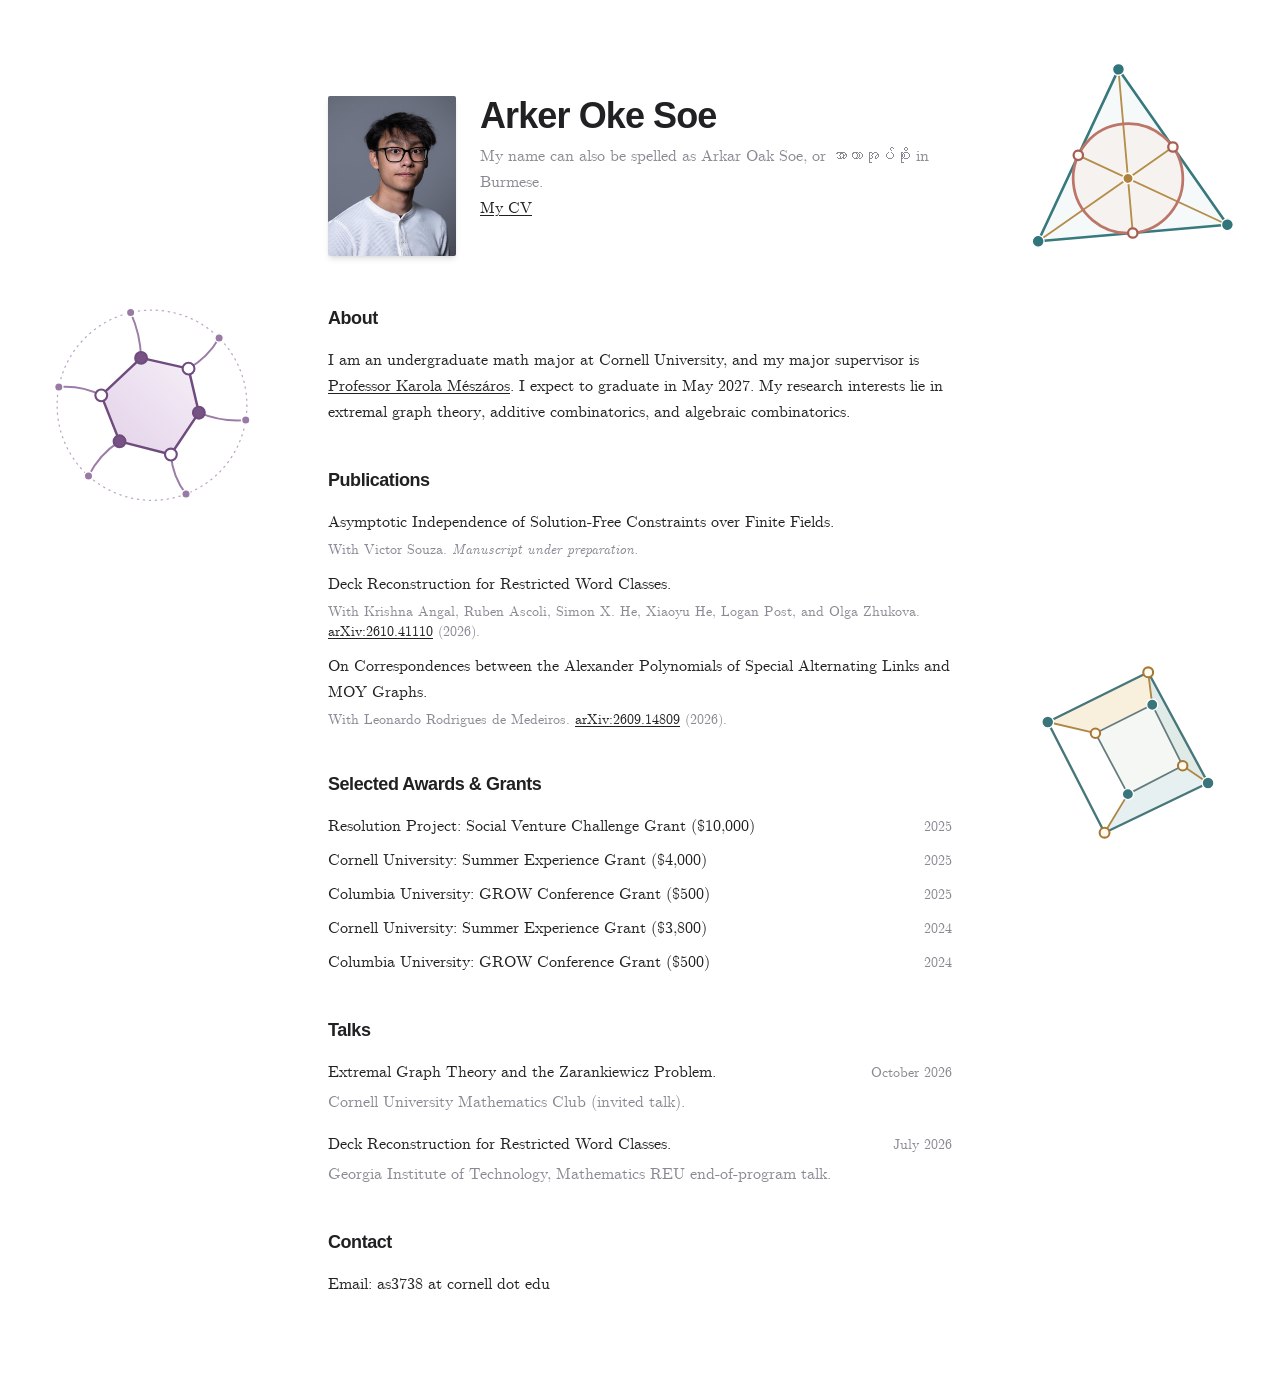
<file: index.html>
<!doctype html>
<html lang="en">
<head>
  <meta charset="utf-8">
  <meta name="viewport" content="width=device-width, initial-scale=1">
  <meta name="description" content="Arker Oke Soe is an undergraduate mathematics major at Cornell University interested in extremal graph theory, additive combinatorics, and algebraic combinatorics.">
  <meta name="author" content="Arker Oke Soe">
  <meta property="og:title" content="Arker Oke Soe">
  <meta property="og:description" content="Mathematics at Cornell University. Research, publications, and curriculum vitae.">
  <meta property="og:type" content="website">
  <meta property="og:url" content="https://arkerokesoe.github.io/">
  <title>Arker Oke Soe</title>
  <link rel="canonical" href="https://arkerokesoe.github.io/">
  <link rel="icon" href="./assets/favicon.png" type="image/png">
  <link rel="stylesheet" href="./assets/fonts.css">
  <link rel="stylesheet" href="./style.css">
</head>
<body>
  <main class="paper">
    <header class="profile">
      <img class="portrait" src="./assets/portrait.jpg" width="128" height="160" alt="Arker Oke Soe">
      <div>
        <h1>Arker Oke Soe</h1>
        <p class="secondary">My name can also be spelled as Arkar Oak Soe, or <span lang="my">အာကာအုပ်စိုး</span> in Burmese.<br>
          <a href="./cv/">My CV</a></p>
      </div>
    </header>

    <section aria-labelledby="about">
      <h2 id="about">About</h2>
      <p>I am an undergraduate math major at Cornell University, and my major supervisor is
        <a href="https://pi.math.cornell.edu/~karola/" target="_blank" rel="noopener noreferrer">Professor Karola Mészáros</a>. I expect to graduate in May 2027.
        My research interests lie in <span class="medium">extremal graph theory</span>,
        <span class="medium">additive combinatorics</span>, and <span class="medium">algebraic combinatorics</span>.</p>
    </section>

    <section aria-labelledby="publications">
      <h2 id="publications">Publications</h2>
      <ul class="publications">
        <li>
          <p class="medium">Asymptotic Independence of Solution-Free Constraints over Finite Fields.</p>
          <p class="note">With Victor Souza. <em>Manuscript under preparation.</em></p>
        </li>
        <li>
          <p class="medium">Deck Reconstruction for Restricted Word Classes.</p>
          <p class="note">With Krishna Angal, Ruben Ascoli, Simon X. He, Xiaoyu He, Logan Post, and Olga Zhukova.
            <a href="https://arxiv.org/abs/2610.41110">arXiv:2610.41110</a> (2026).</p>
        </li>
        <li>
          <p class="medium">On Correspondences between the Alexander Polynomials of Special Alternating Links and MOY Graphs.</p>
          <p class="note">With Leonardo Rodrigues de Medeiros.
            <a href="https://arxiv.org/abs/2609.14809">arXiv:2609.14809</a> (2026).</p>
        </li>
      </ul>
    </section>

    <section aria-labelledby="awards">
      <h2 id="awards">Selected Awards &amp; Grants</h2>
      <ul class="awards">
        <li class="dated"><span>Resolution Project: Social Venture Challenge Grant ($10,000)</span><time datetime="2025">2025</time></li>
        <li class="dated"><span>Cornell University: Summer Experience Grant ($4,000)</span><time datetime="2025">2025</time></li>
        <li class="dated"><span>Columbia University: GROW Conference Grant ($500)</span><time datetime="2025">2025</time></li>
        <li class="dated"><span>Cornell University: Summer Experience Grant ($3,800)</span><time datetime="2024">2024</time></li>
        <li class="dated"><span>Columbia University: GROW Conference Grant ($500)</span><time datetime="2024">2024</time></li>
      </ul>
    </section>

    <section aria-labelledby="talks">
      <h2 id="talks">Talks</h2>
      <ul class="talks">
        <li>
          <p class="dated"><span class="medium">Extremal Graph Theory and the Zarankiewicz Problem.</span><time datetime="2026-10">October 2026</time></p>
          <p class="detail">Cornell University Mathematics Club (invited talk).</p>
        </li>
        <li>
          <p class="dated"><span class="medium">Deck Reconstruction for Restricted Word Classes.</span><time datetime="2026-07">July 2026</time></p>
          <p class="detail">Georgia Institute of Technology, Mathematics REU end-of-program talk.</p>
        </li>
      </ul>
    </section>

    <section aria-labelledby="contact">
      <h2 id="contact">Contact</h2>
      <p>Email: <a class="email" href="mailto:as3738@cornell.edu">as3738 at cornell dot edu</a></p>
    </section>
  </main>

  <div class="figures" aria-hidden="true">
    <img class="figure incidence" src="./assets/margin-incidence.svg" alt="">
    <img class="figure plabic" src="./assets/margin-plabic.svg" alt="">
    <img class="figure bipartite" src="./assets/margin-bipartite.svg" alt="">
  </div>
</body>
</html>
</file>
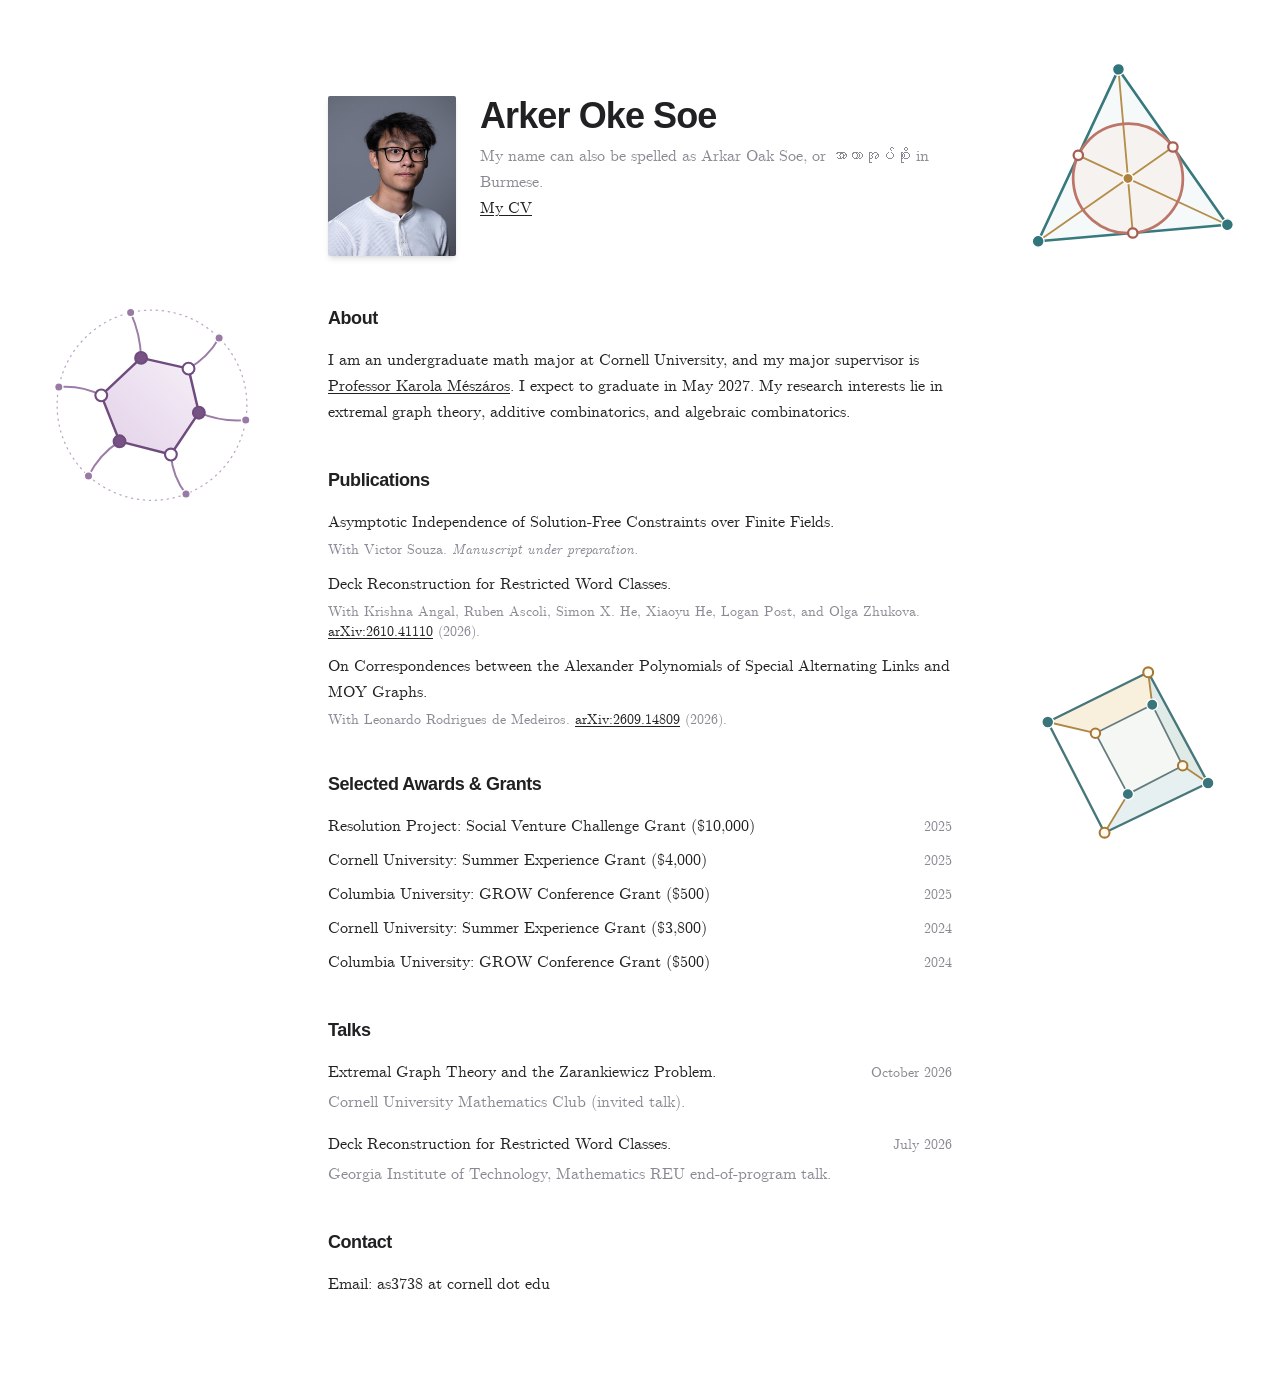
<file: arker-portfolio-pages/index.html>
<!doctype html>
<html lang="en">
<head>
  <meta charset="utf-8">
  <title>Arker Oke Soe</title>
  <link rel="canonical" href="https://arkerokesoe.github.io/">
  <meta http-equiv="refresh" content="0; url=/">
</head>
<body><p><a href="/">Arker Oke Soe</a></p></body>
</html>
</file>
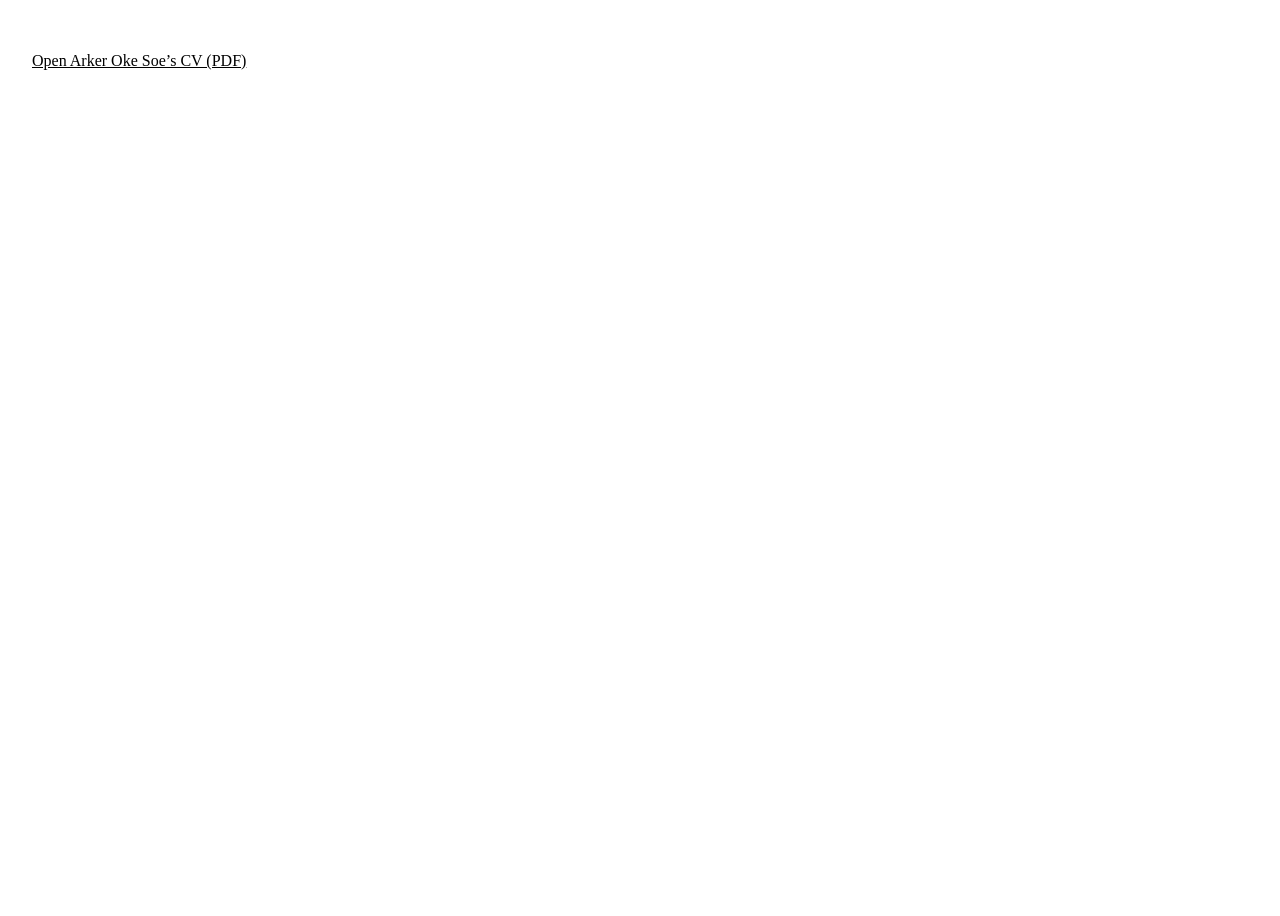
<file: cv/index.html>
<!doctype html>
<html lang="en">
<head>
  <meta charset="utf-8">
  <meta name="viewport" content="width=device-width, initial-scale=1">
  <title>CV - Arker Oke Soe</title>
  <link rel="canonical" href="https://arkerokesoe.github.io/cv/">
  <link rel="icon" href="../assets/cv.svg" type="image/svg+xml">
  <style>
    html, body { margin: 0; height: 100%; }
    object { display: block; width: 100%; height: 100%; }
    p { padding: 2rem; font: 1rem/1.6 Georgia, serif; }
    a { color: inherit; }
  </style>
</head>
<body>
  <object data="./Arker_Oke_Soe_CV.pdf" type="application/pdf" aria-label="Arker Oke Soe, Curriculum Vitae">
    <p><a href="./Arker_Oke_Soe_CV.pdf">Open Arker Oke Soe’s CV (PDF)</a></p>
  </object>
</body>
</html>
</file>
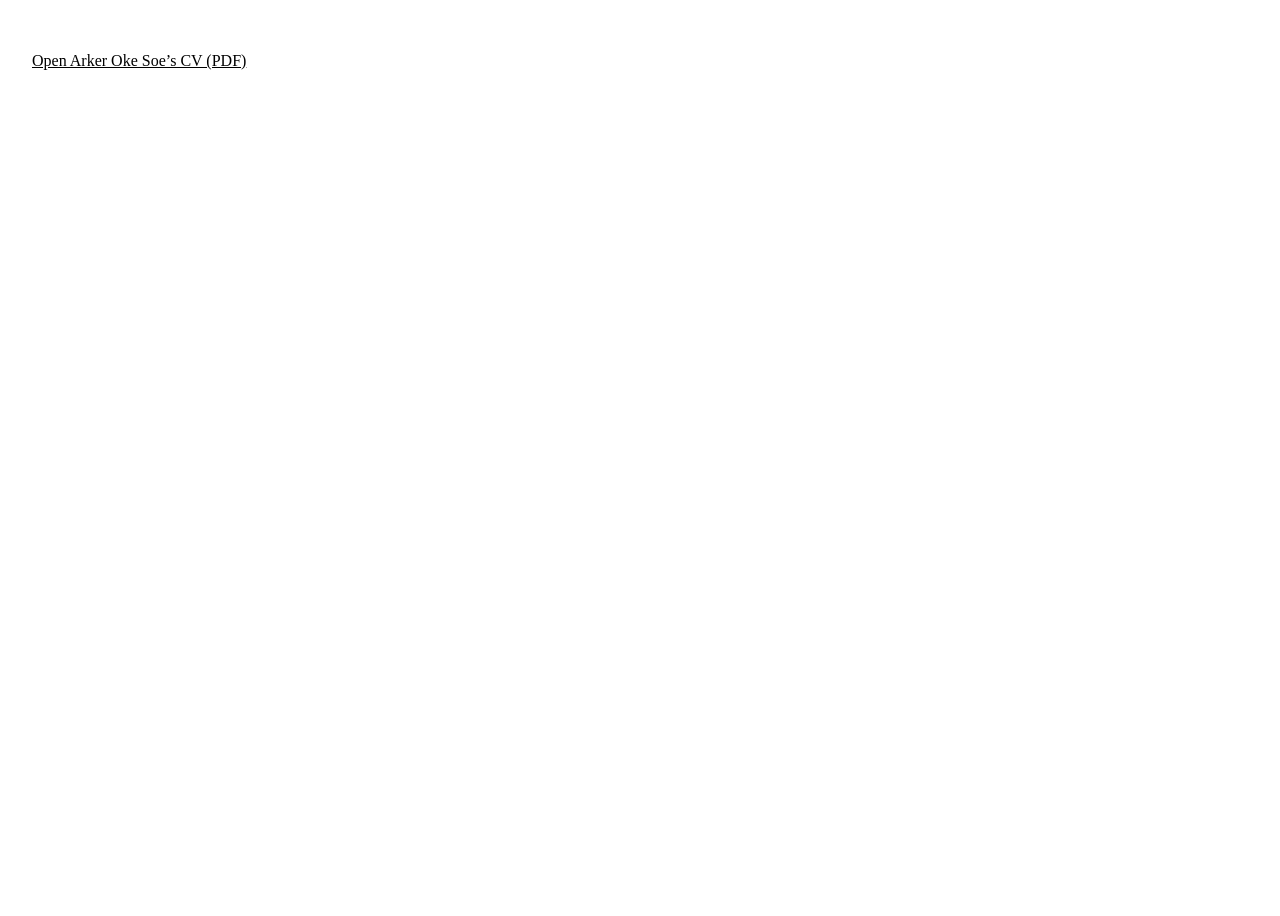
<file: arker-portfolio-pages/cv/index.html>
<!doctype html>
<html lang="en">
<head>
  <meta charset="utf-8">
  <title>CV - Arker Oke Soe</title>
  <link rel="canonical" href="https://arkerokesoe.github.io/cv/">
  <meta http-equiv="refresh" content="0; url=/cv/">
</head>
<body><p><a href="/cv/">Arker Oke Soe’s CV</a></p></body>
</html>
</file>
<file: assets/fonts.css>
@font-face {
  font-family: "CMU Serif";
  font-style: normal;
  font-weight: 500;
  font-display: swap;
  src: url("./fonts/cmunrm.woff") format("woff");
}

@font-face {
  font-family: "CMU Serif";
  font-style: italic;
  font-weight: 500;
  font-display: swap;
  src: url("./fonts/cmunti.woff") format("woff");
}
</file>
<file: style.css>
:root {
  --ink: hsl(265 4% 12.9%);
  --muted: hsl(257 4.6% 55.4%);
  --sans: Helvetica, Arial, sans-serif;
  color-scheme: light;
  -webkit-text-size-adjust: 100%;
}

* { box-sizing: border-box; }
body {
  margin: 0;
  background: white;
  color: var(--ink);
  font: 1rem/1.625 "CMU Serif", Georgia, serif;
  -webkit-font-smoothing: antialiased;
}
h1, h2, p, ul, figure { margin: 0; }
ul { padding: 0; list-style: none; }
.paper {
  width: 100%;
  max-width: 42rem;
  margin-inline: auto;
  padding: 6rem 1.5rem;
}
.profile {
  display: flex;
  align-items: flex-start;
  gap: 1.5rem;
  margin-bottom: 3rem;
}
.portrait {
  flex: none;
  display: block;
  width: 8rem;
  height: 10rem;
  object-fit: cover;
  border-radius: 2px;
  box-shadow: 0 4px 6px -1px rgb(0 0 0 / 10%), 0 2px 4px -2px rgb(0 0 0 / 10%);
}
h1, h2 {
  font-family: var(--sans);
  font-weight: 600;
  letter-spacing: -.025em;
}
h1 { font-size: 2.25rem; line-height: 2.5rem; margin-bottom: .5rem; }
h2 { font-size: 1.125rem; line-height: 1.75rem; margin-bottom: 1rem; }
section + section { margin-top: 2.5rem; }
.secondary, .note, .detail, time { color: var(--muted); }
.medium { font-weight: 500; }
a {
  color: var(--ink);
  text-decoration-thickness: 1px;
  text-underline-offset: 2px;
}
a:hover { text-decoration-thickness: 2px; }
:focus-visible { outline: 2px solid #276781; outline-offset: 3px; }
.publications > li + li { margin-top: .75rem; }
.note, time { font-size: .875rem; line-height: 1.25rem; }
.note, .detail { margin-top: .25rem; }
.note a { white-space: nowrap; }
.awards > li + li { margin-top: .5rem; }
.talks > li + li { margin-top: 1rem; }
.dated {
  display: flex;
  align-items: baseline;
  justify-content: space-between;
  flex-wrap: wrap;
  column-gap: 1rem;
}
time { white-space: nowrap; font-variant-numeric: tabular-nums; }
.email { text-decoration: none; }
.email:hover, .email:focus-visible { text-decoration: underline; }

/* The drawings sit on two rails measured from the edge of the reading column. */
.figures {
  --margin-width: calc((100% - 42rem) / 2);
  --rail-offset: min(calc(var(--margin-width) / 2), 13rem);
  --plate-size: min(14.5rem, calc(var(--margin-width) - 1rem), 32vh);
  position: fixed;
  inset: 0;
  pointer-events: none;
}
.figure {
  position: absolute;
  display: block;
  width: var(--plate-size);
  height: auto;
}
.incidence, .bipartite {
  right: calc(var(--margin-width) - var(--rail-offset));
  transform: translateX(50%);
}
.incidence { top: clamp(1.5rem, 5.5vh, 4rem); }
.plabic {
  left: calc(var(--margin-width) - var(--rail-offset));
  top: 45%;
  transform: translate(-50%, -50%);
}
.bipartite { bottom: clamp(1.5rem, 5.5vh, 4rem); width: calc(var(--plate-size) * .9); }
@media (max-width: 63.999rem) and (min-width: 48rem) {
  .paper { padding-inline: 2.5rem; }
}
/* Keep the full reading width when there is no space for side ornaments. */
@media (max-width: 53.999rem), (max-height: 30rem) {
  .figures { display: none; }
  .paper { padding-bottom: 3rem; }
}
@media (max-width: 47.999rem) {
  .paper { padding: 4rem 2rem 3rem; }
  h1 { font-size: 1.875rem; line-height: 2.25rem; }
}
@media (max-width: 39.999rem) {
  .profile { flex-direction: column; }
  .figures { display: block; position: absolute; inset: 0 0 auto; }
  .figure { display: none; }
  .incidence {
    display: block;
    top: 4rem;
    right: 2rem;
    width: clamp(4rem, calc(100% - 13rem), 9rem);
    transform: none;
  }
  .talks .dated, .talks time { display: block; }
  .awards .dated { display: grid; grid-template-columns: 1fr auto; }
}
@media print {
  .paper { padding: 0; }
  .figures { display: none; }
  section li, .profile { break-inside: avoid; }
}
</file>
